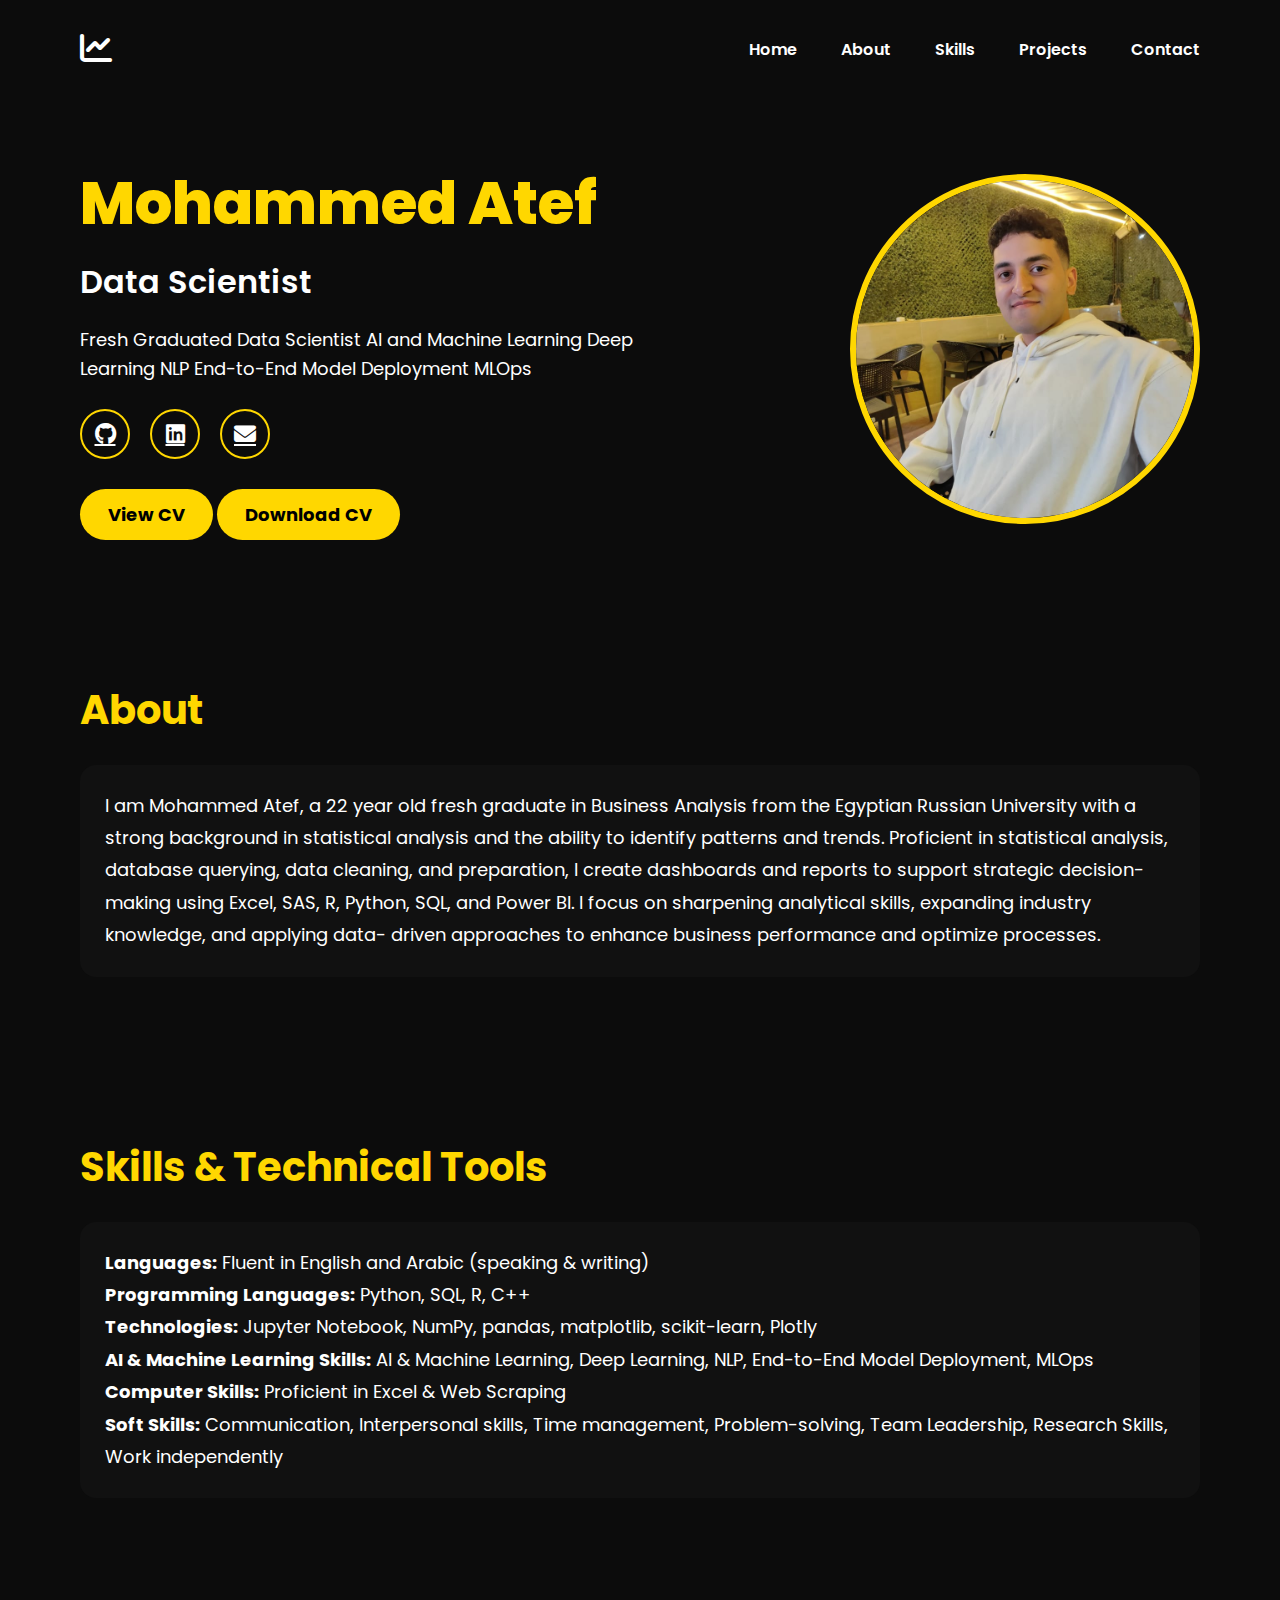
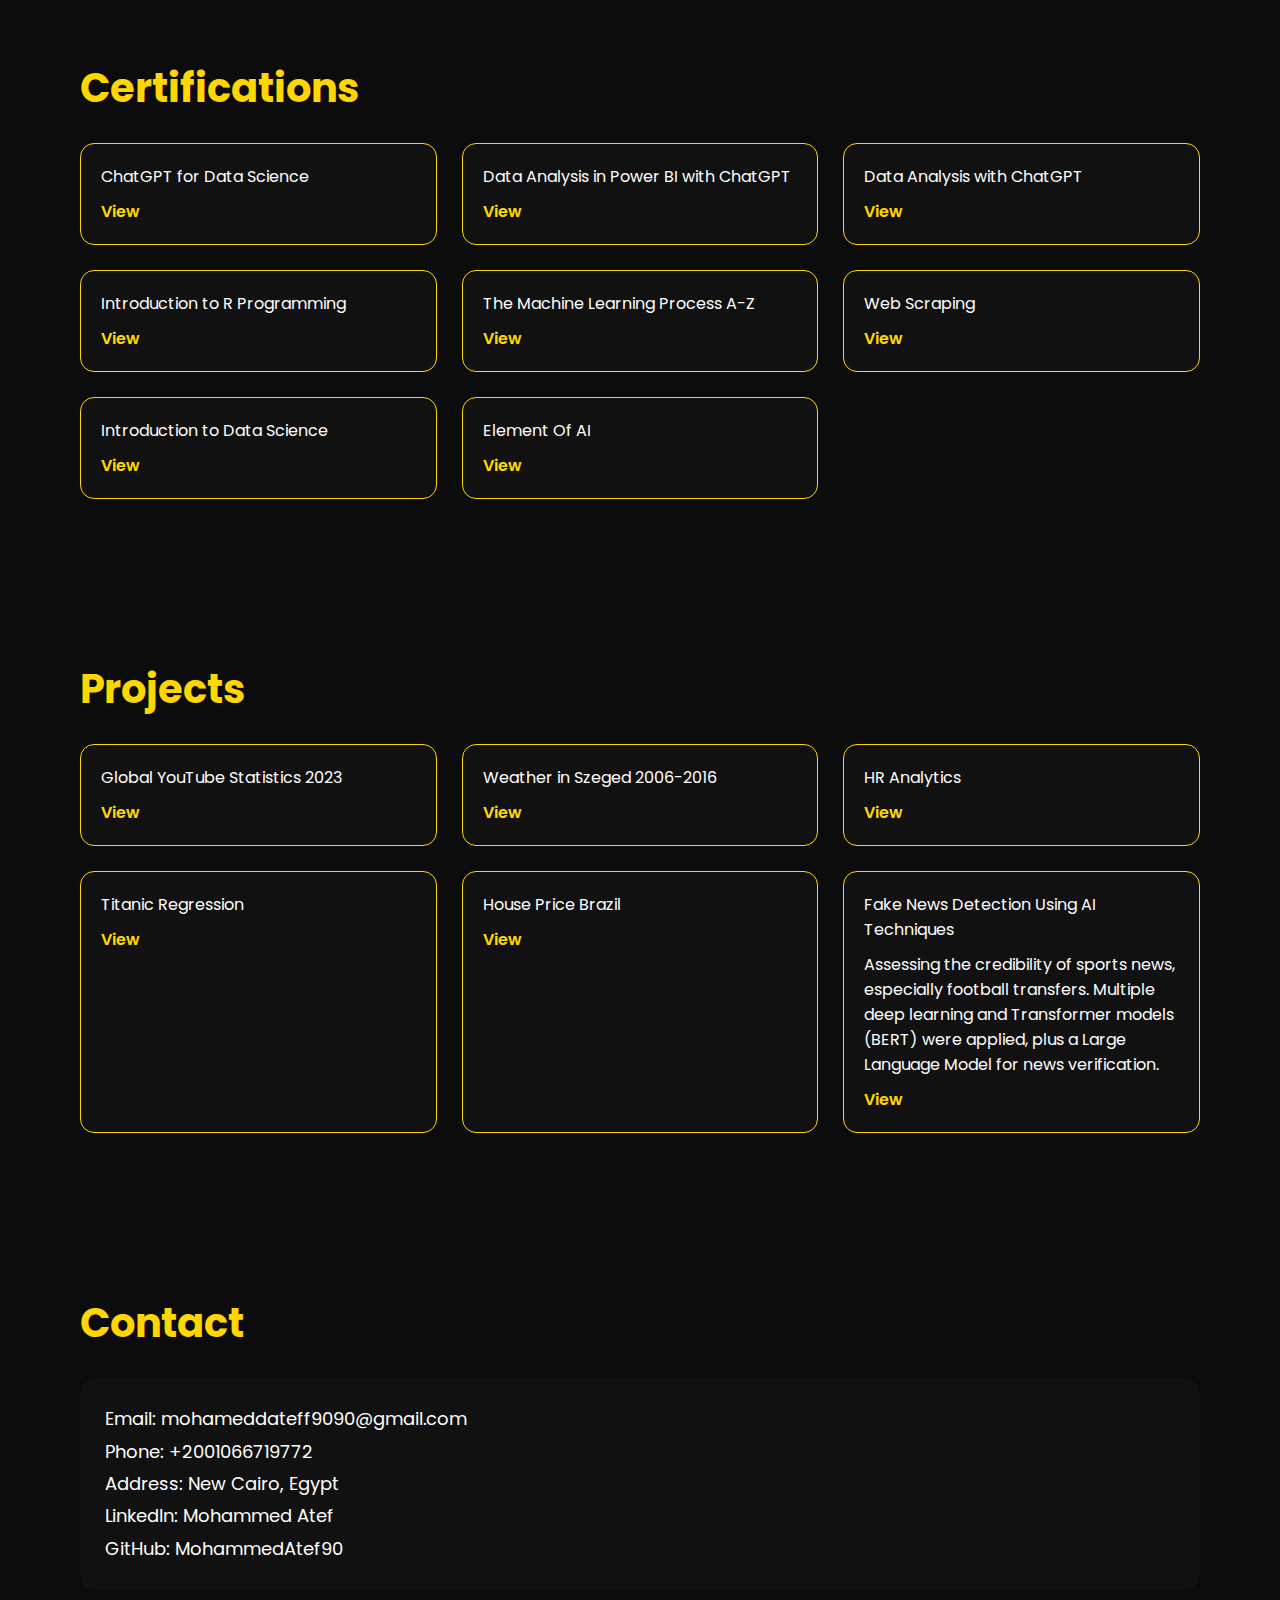
<file: index.html>
<!DOCTYPE html>
<html lang="en">
<head>
<meta charset="UTF-8" />
<meta name="viewport" content="width=device-width, initial-scale=1.0" />
<title>Mohammed Atef Portfolio</title>
<link href="https://cdnjs.cloudflare.com/ajax/libs/font-awesome/6.5.0/css/all.min.css" rel="stylesheet" />
<link href="https://fonts.googleapis.com/css2?family=Poppins:wght@400;600;800&display=swap" rel="stylesheet" />
<style>
*{margin:0;padding:0;box-sizing:border-box;font-family:'Poppins',sans-serif;color:#fff}
body{background:#0c0c0c}
nav{display:flex;justify-content:space-between;align-items:center;padding:25px 80px}
nav a{color:#fff;text-decoration:none;margin-left:40px;font-weight:600}
nav .logo{font-size:32px;font-weight:800;color:#FFD700}
.hero{display:flex;justify-content:space-between;align-items:center;padding:60px 80px}
.hero .text h1{font-size:60px;font-weight:800;color:#FFD700}
.hero .text h2{font-size:32px;font-weight:600;margin-top:10px}
.hero .text p{margin-top:20px;font-size:18px;line-height:1.6;max-width:600px}
.socials{display:flex;gap:20px;margin-top:25px}
.socials a{width:50px;height:50px;border:2px solid #FFD700;display:flex;justify-content:center;align-items:center;border-radius:50%;font-size:22px;transition:0.3s}
.socials a:hover{background:#FFD700;color:#000}
.cv-btn{margin-top:30px;display:inline-block;padding:12px 28px;background:#FFD700;color:#000;border-radius:40px;font-weight:700;text-decoration:none;font-size:18px;transition:0.3s}
.cv-btn:hover{opacity:0.8}
.hero img{width:350px;height:350px;border-radius:50%;border:6px solid #FFD700;object-fit:cover}
section{padding:80px;color:#fff}
section h2{font-size:40px;font-weight:700;color:#FFD700;margin-bottom:25px}
.box{background:#111;padding:25px;border-radius:16px;margin-top:20px;font-size:18px;line-height:1.8}
.cards{display:grid;grid-template-columns:repeat(auto-fill,minmax(280px,1fr));gap:25px;margin-top:25px}
.card{background:#111;padding:20px;border-radius:14px;border:1px solid #FFD700}
.card a{color:#FFD700;text-decoration:none;font-weight:600}
.card p{margin-bottom:10px}
</style>
</head>
<body>
<nav>
<div class="logo"><i class="fa-solid fa-chart-line"></i></div>
<div>
<a href="#home">Home</a>
<a href="#about">About</a>
<a href="#skills">Skills</a>
<a href="#projects">Projects</a>
<a href="#contact">Contact</a>
</div>
</nav>

<div class="hero" id="home">
<div class="text">
<h1>Mohammed Atef</h1>
<h2>Data Scientist</h2>
<p>Fresh Graduated Data Scientist AI and Machine Learning Deep Learning NLP End-to-End Model Deployment MLOps</p>
<div class="socials">
<a href="https://github.com/MohammedAtef90" target="_blank"><i class="fa-brands fa-github"></i></a>
<a href="https://www.linkedin.com/in/mohammed-atef-982809290/" target="_blank"><i class="fa-brands fa-linkedin"></i></a>
<a href="mailto:mohameddateff9090@gmail.com"><i class="fa-solid fa-envelope"></i></a>
</div>
<a class="cv-btn" href="cv.html">View CV</a>
<a class="cv-btn" href="cv.pdf">Download CV</a>
</div>
<img src="me.jpg" alt="Profile" />
</div>

<section id="about">
<h2>About</h2>
<div class="box">
<p>I am Mohammed Atef, a 22 year old fresh graduate in Business Analysis from the Egyptian Russian University with a strong
background in statistical analysis and the ability to identify patterns and trends. Proficient in statistical analysis, database
querying, data cleaning, and preparation, I create dashboards and reports to support strategic decision-making using Excel,
SAS, R, Python, SQL, and Power BI. I focus on sharpening analytical skills, expanding industry knowledge, and applying data-
driven approaches to enhance business performance and optimize processes.</p>
</div>
</section>

<section id="skills">
<h2>Skills & Technical Tools</h2>
<div class="box">
<p><strong>Languages:</strong> Fluent in English and Arabic (speaking & writing)</p>
<p><strong>Programming Languages:</strong> Python, SQL, R, C++</p>
<p><strong>Technologies:</strong> Jupyter Notebook, NumPy, pandas, matplotlib, scikit-learn, Plotly</p>
<p><strong>AI & Machine Learning Skills:</strong> AI & Machine Learning, Deep Learning, NLP, End-to-End Model Deployment, MLOps</p>
<p><strong>Computer Skills:</strong> Proficient in Excel & Web Scraping</p>
<p><strong>Soft Skills:</strong> Communication, Interpersonal skills, Time management, Problem-solving, Team Leadership, Research Skills, Work independently</p>
</div>
</section>

<section id="certifications">
<h2>Certifications</h2>
<div class="cards">
  <div class="card"><p>ChatGPT for Data Science</p><a href="https://learn.365datascience.com/certificates/CC-6605BA6C5C/" target="_blank">View</a></div>
  <div class="card"><p>Data Analysis in Power BI with ChatGPT</p><a href="https://learn.365datascience.com/certificates/CC-F6315616D5/" target="_blank">View</a></div>
  <div class="card"><p>Data Analysis with ChatGPT</p><a href="https://learn.365datascience.com/certificates/CC-DCB11A3772/" target="_blank">View</a></div>
  <div class="card"><p>Introduction to R Programming</p><a href="https://learn.365datascience.com/certificates/CC-58485AC546/" target="_blank">View</a></div>
  <div class="card"><p>The Machine Learning Process A-Z</p><a href="https://learn.365datascience.com/certificates/CC-15EBC8B0E7/" target="_blank">View</a></div>
  <div class="card"><p>Web Scraping</p><a href="https://www.datacamp.com/statement-of-accomplishment/course/8ead9766d5b823ca306c5f6e33ffaea09b4ac64b?raw=1" target="_blank">View</a></div>
  <div class="card"><p>Introduction to Data Science</p><a href="https://www.credly.com/badges/643d6149-9b75-4eb3-be48-88e437cc6a64/linked_in_profile" target="_blank">View</a></div>
  <div class="card"><p>Element Of AI</p><a href="https://certificates.mooc.fi/validate/nlys8y3pbxm" target="_blank">View</a></div>
</div>
</section>


<section id="projects">
<h2>Projects</h2>
<div class="cards">
<div class="card"><p>Global YouTube Statistics 2023</p><a href="https://www.kaggle.com/code/mohameddateff/youtube-data-analysis">View</a></div>
<div class="card"><p>Weather in Szeged 2006-2016</p><a href="https://www.kaggle.com/code/mohameddateff/weather-data-analysis">View</a></div>
<div class="card"><p>HR Analytics</p><a href="https://www.kaggle.com/code/mohameddateff/hr-analytics-by-r/notebook">View</a></div>
<div class="card"><p>Titanic Regression</p><a href="https://www.kaggle.com/code/mohameddateff/titanic-cleaning-prediction">View</a></div>
<div class="card"><p>House Price Brazil</p><a href="https://drive.google.com/drive/folders/1slVDm_X5wM6WLmFeIoo3w32OV2SGgnE-">View</a></div>
<div class="card">
<p>Fake News Detection Using AI Techniques</p>
<p>Assessing the credibility of sports news, especially football transfers. Multiple deep learning and Transformer models (BERT) were applied, plus a Large Language Model for news verification.</p>
<a href="https://fake-news-detection-for-sports-using-ai-techniques-qd6jeqztogf.streamlit.app/" target="_blank">View</a>
</div>
</div>
</section>

<section id="contact">
<h2>Contact</h2>
<div class="box">
<p>Email: mohameddateff9090@gmail.com</p>
<p>Phone: +2001066719772</p>
<p>Address: New Cairo, Egypt</p>
<p>LinkedIn: Mohammed Atef</p>
<p>GitHub: MohammedAtef90</p>
</div>
</section>

</body>
</html>
</file>
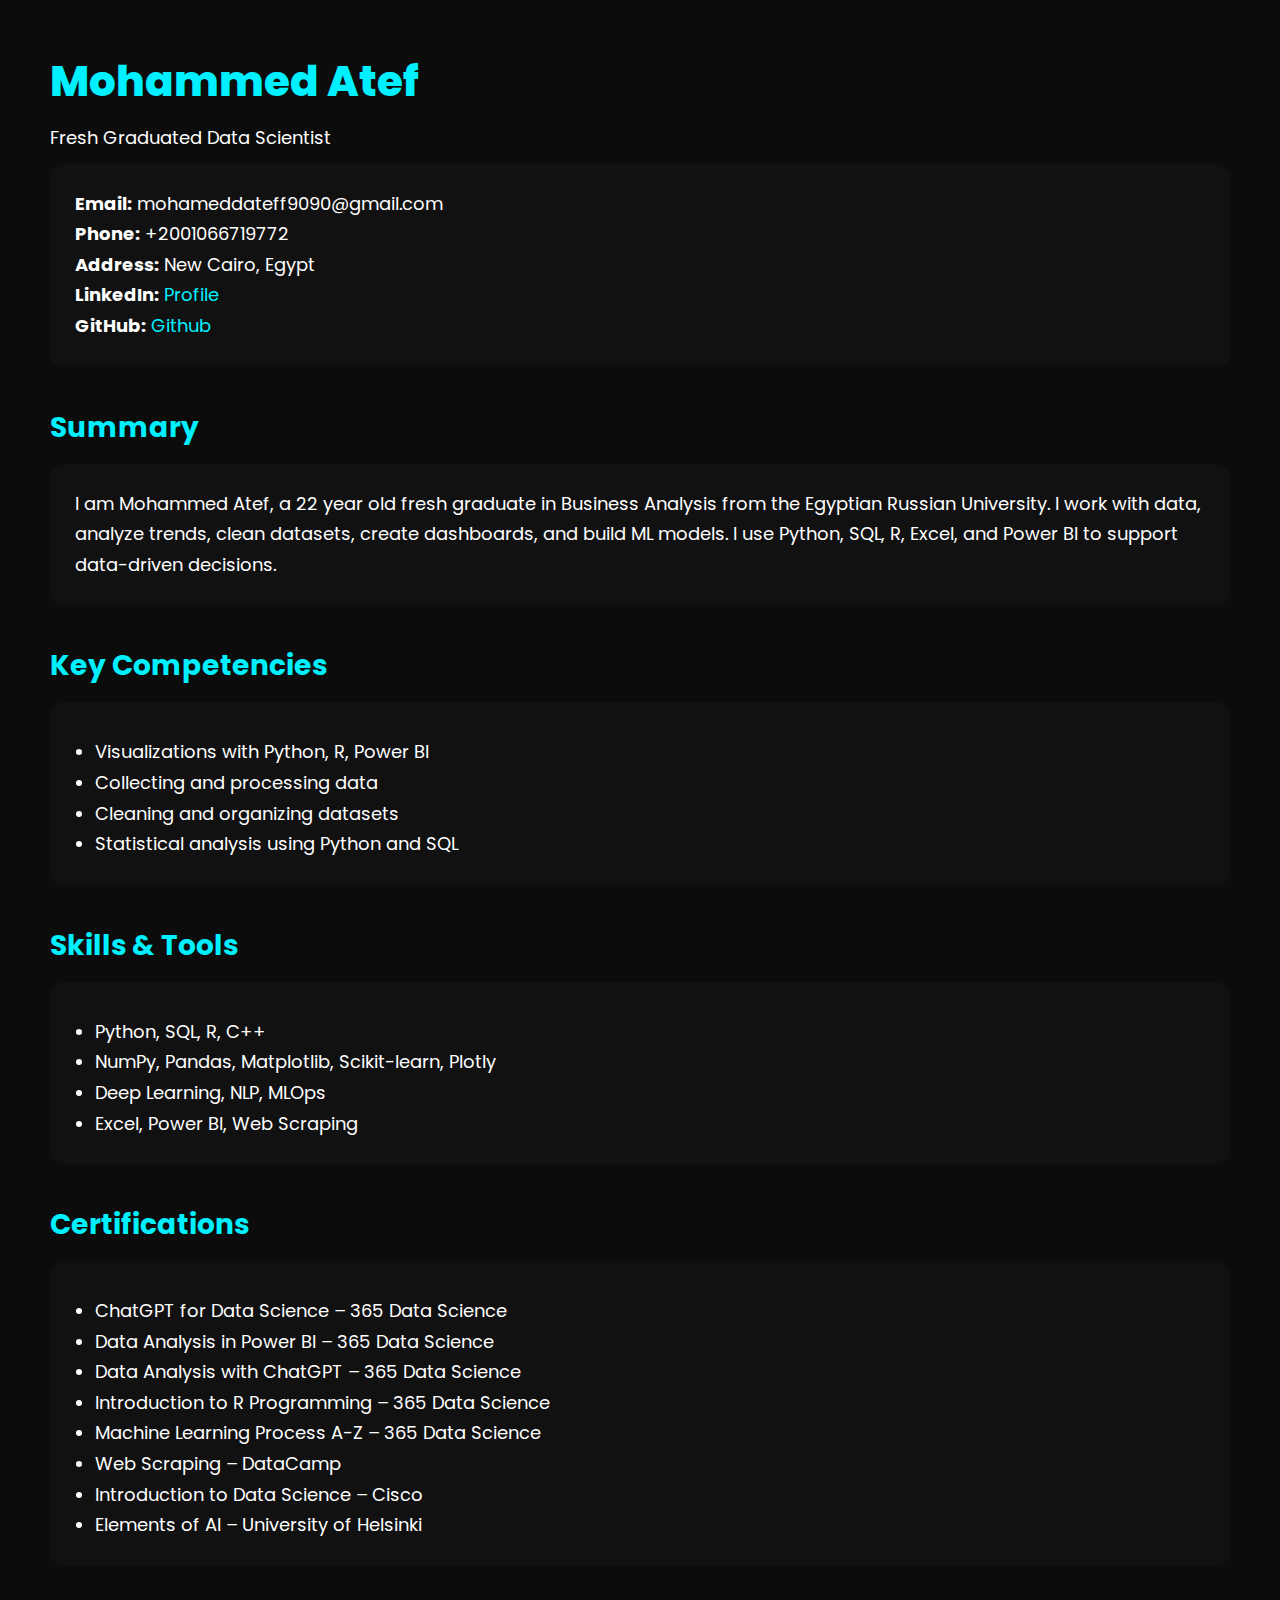
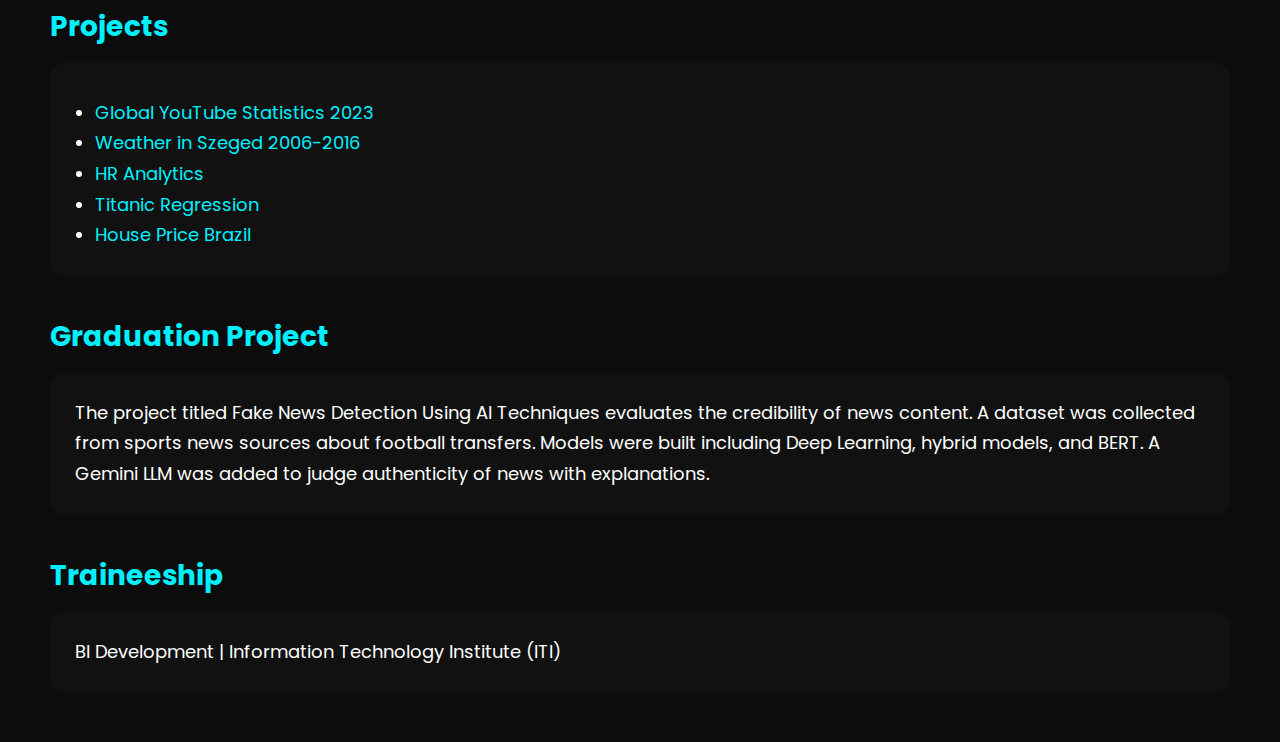
<file: cv.html>
<!DOCTYPE html>
<html lang="en">
<head>
<meta charset="UTF-8" />
<meta name="viewport" content="width=device-width, initial-scale=1.0" />
<title>Mohammed Atef CV</title>
<link href="https://cdnjs.cloudflare.com/ajax/libs/font-awesome/6.5.0/css/all.min.css" rel="stylesheet" />
<link href="https://fonts.googleapis.com/css2?family=Poppins:wght@400;600;800&display=swap" rel="stylesheet" />
<style>
*{margin:0;padding:0;box-sizing:border-box;font-family:'Poppins',sans-serif;color:#fff}
body{background:#0c0c0c;padding:50px}
h1{font-size:42px;font-weight:800;color:#00f0ff;margin-bottom:10px}
h2{font-size:28px;font-weight:700;color:#00f0ff;margin-top:40px;margin-bottom:15px}
p, li{font-size:18px;line-height:1.7}
.box{background:#111;padding:25px;border-radius:14px;margin-top:10px}
ul{margin-left:20px;margin-top:10px}
a{color:#00f0ff;text-decoration:none}
</style>
</head>
<body>

<h1>Mohammed Atef</h1>
<p>Fresh Graduated Data Scientist</p>

<div class="box">
<p><strong>Email:</strong> mohameddateff9090@gmail.com</p>
<p><strong>Phone:</strong> +2001066719772</p>
<p><strong>Address:</strong> New Cairo, Egypt</p>
<p><strong>LinkedIn:</strong> <a href="https://www.linkedin.com/in/mohammed-atef-982809290/">Profile</a></p>
<p><strong>GitHub:</strong> <a href="https://github.com/MohammedAtef90">Github</a></p>
</div>

<h2>Summary</h2>
<div class="box">
<p>I am Mohammed Atef, a 22 year old fresh graduate in Business Analysis from the Egyptian Russian University. I work with data, analyze trends, clean datasets, create dashboards, and build ML models. I use Python, SQL, R, Excel, and Power BI to support data-driven decisions.</p>
</div>

<h2>Key Competencies</h2>
<div class="box">
<ul>
<li>Visualizations with Python, R, Power BI</li>
<li>Collecting and processing data</li>
<li>Cleaning and organizing datasets</li>
<li>Statistical analysis using Python and SQL</li>
</ul>
</div>

<h2>Skills & Tools</h2>
<div class="box">
<ul>
<li>Python, SQL, R, C++</li>
<li>NumPy, Pandas, Matplotlib, Scikit-learn, Plotly</li>
<li>Deep Learning, NLP, MLOps</li>
<li>Excel, Power BI, Web Scraping</li>
</ul>
</div>

<h2>Certifications</h2>
<div class="box">
<ul>
<li>ChatGPT for Data Science – 365 Data Science</li>
<li>Data Analysis in Power BI – 365 Data Science</li>
<li>Data Analysis with ChatGPT – 365 Data Science</li>
<li>Introduction to R Programming – 365 Data Science</li>
<li>Machine Learning Process A-Z – 365 Data Science</li>
<li>Web Scraping – DataCamp</li>
<li>Introduction to Data Science – Cisco</li>
<li>Elements of AI – University of Helsinki</li>
</ul>
</div>

<h2>Projects</h2>
<div class="box">
<ul>
<li><a href="https://www.kaggle.com/code/mohameddateff/youtube-data-analysis">Global YouTube Statistics 2023</a></li>
<li><a href="https://www.kaggle.com/code/mohameddateff/weather-data-analysis">Weather in Szeged 2006-2016</a></li>
<li><a href="https://www.kaggle.com/code/mohameddateff/hr-analytics-by-r/notebook">HR Analytics</a></li>
<li><a href="https://www.kaggle.com/code/mohameddateff/titanic-cleaning-prediction">Titanic Regression</a></li>
<li><a href="https://drive.google.com/drive/folders/1slVDm_X5wM6WLmFeIoo3w32OV2SGgnE-">House Price Brazil</a></li>
</ul>
</div>

<h2>Graduation Project</h2>
<div class="box">
<p>The project titled Fake News Detection Using AI Techniques evaluates the credibility of news content. A dataset was collected from sports news sources about football transfers. Models were built including Deep Learning, hybrid models, and BERT. A Gemini LLM was added to judge authenticity of news with explanations.</p>
</div>

<h2>Traineeship</h2>
<div class="box">
<p>BI Development | Information Technology Institute (ITI)</p>
</div>

</body>
</html>
</file>
